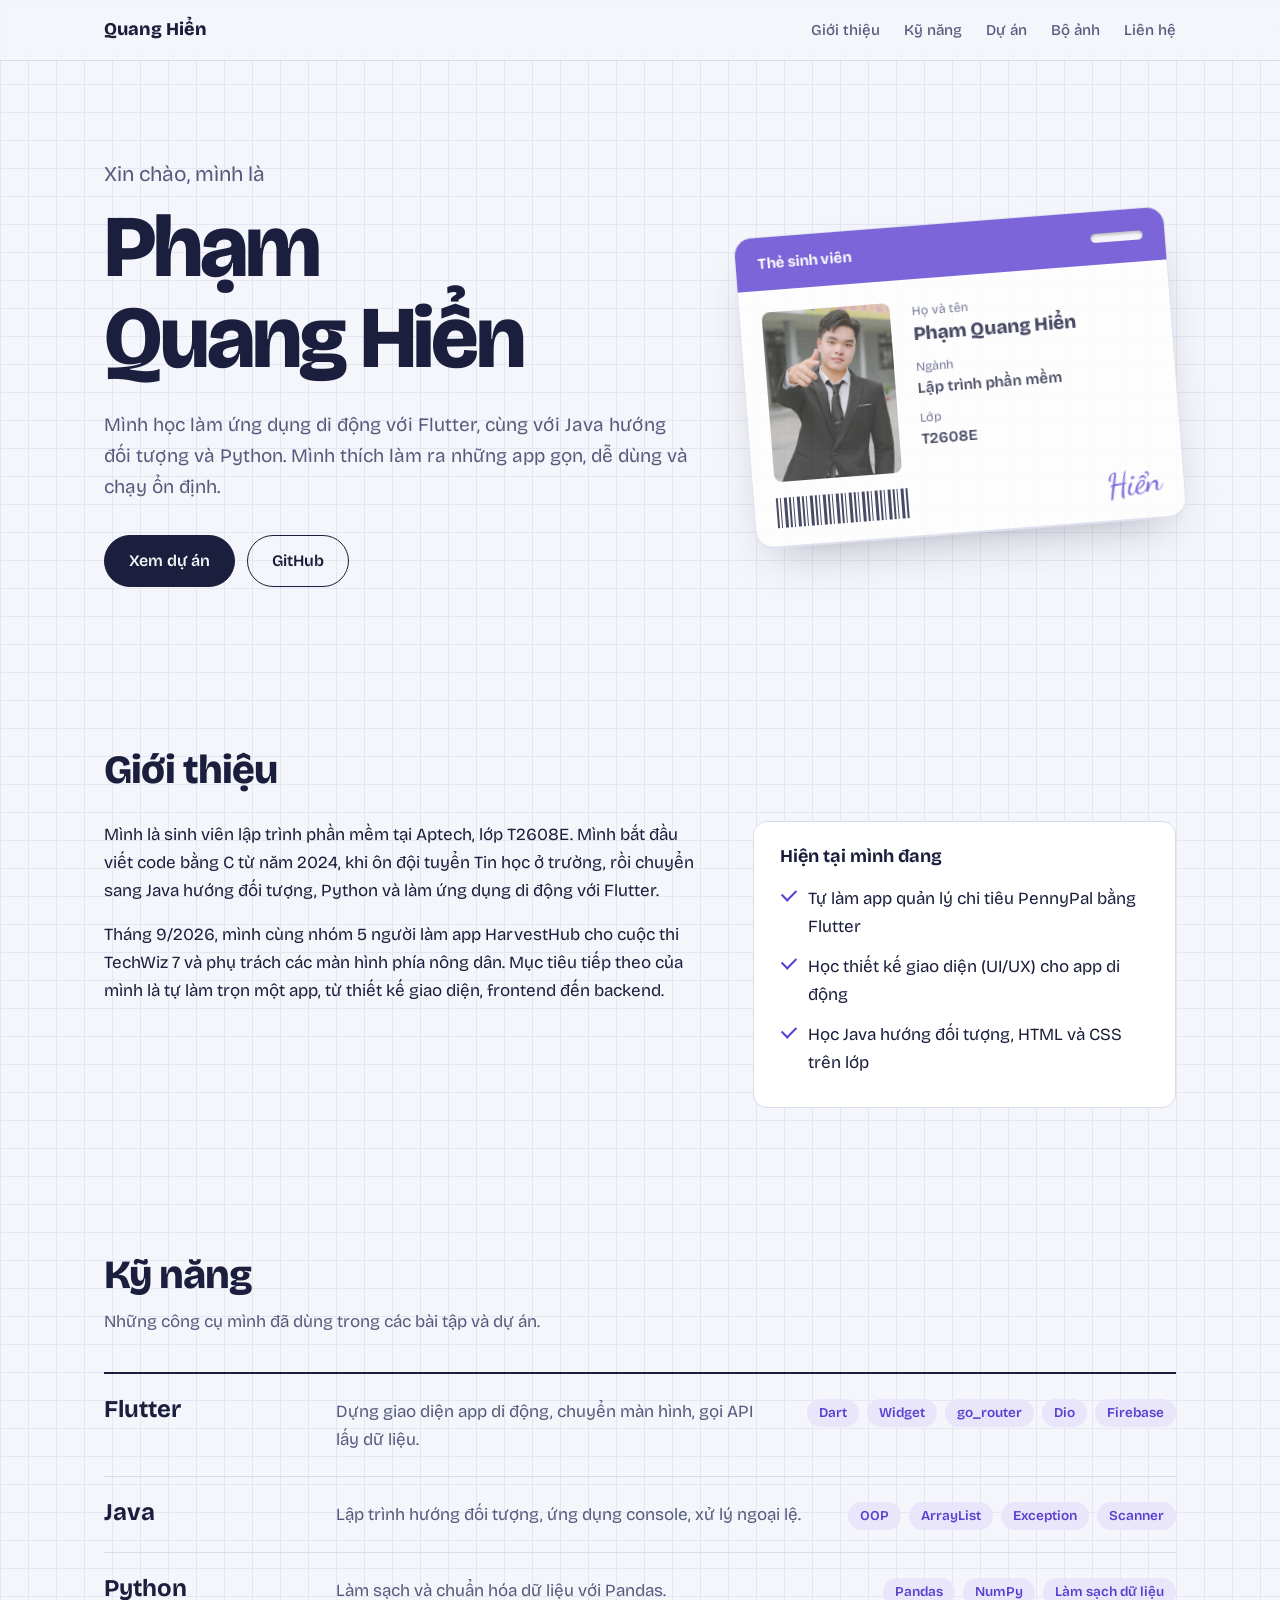
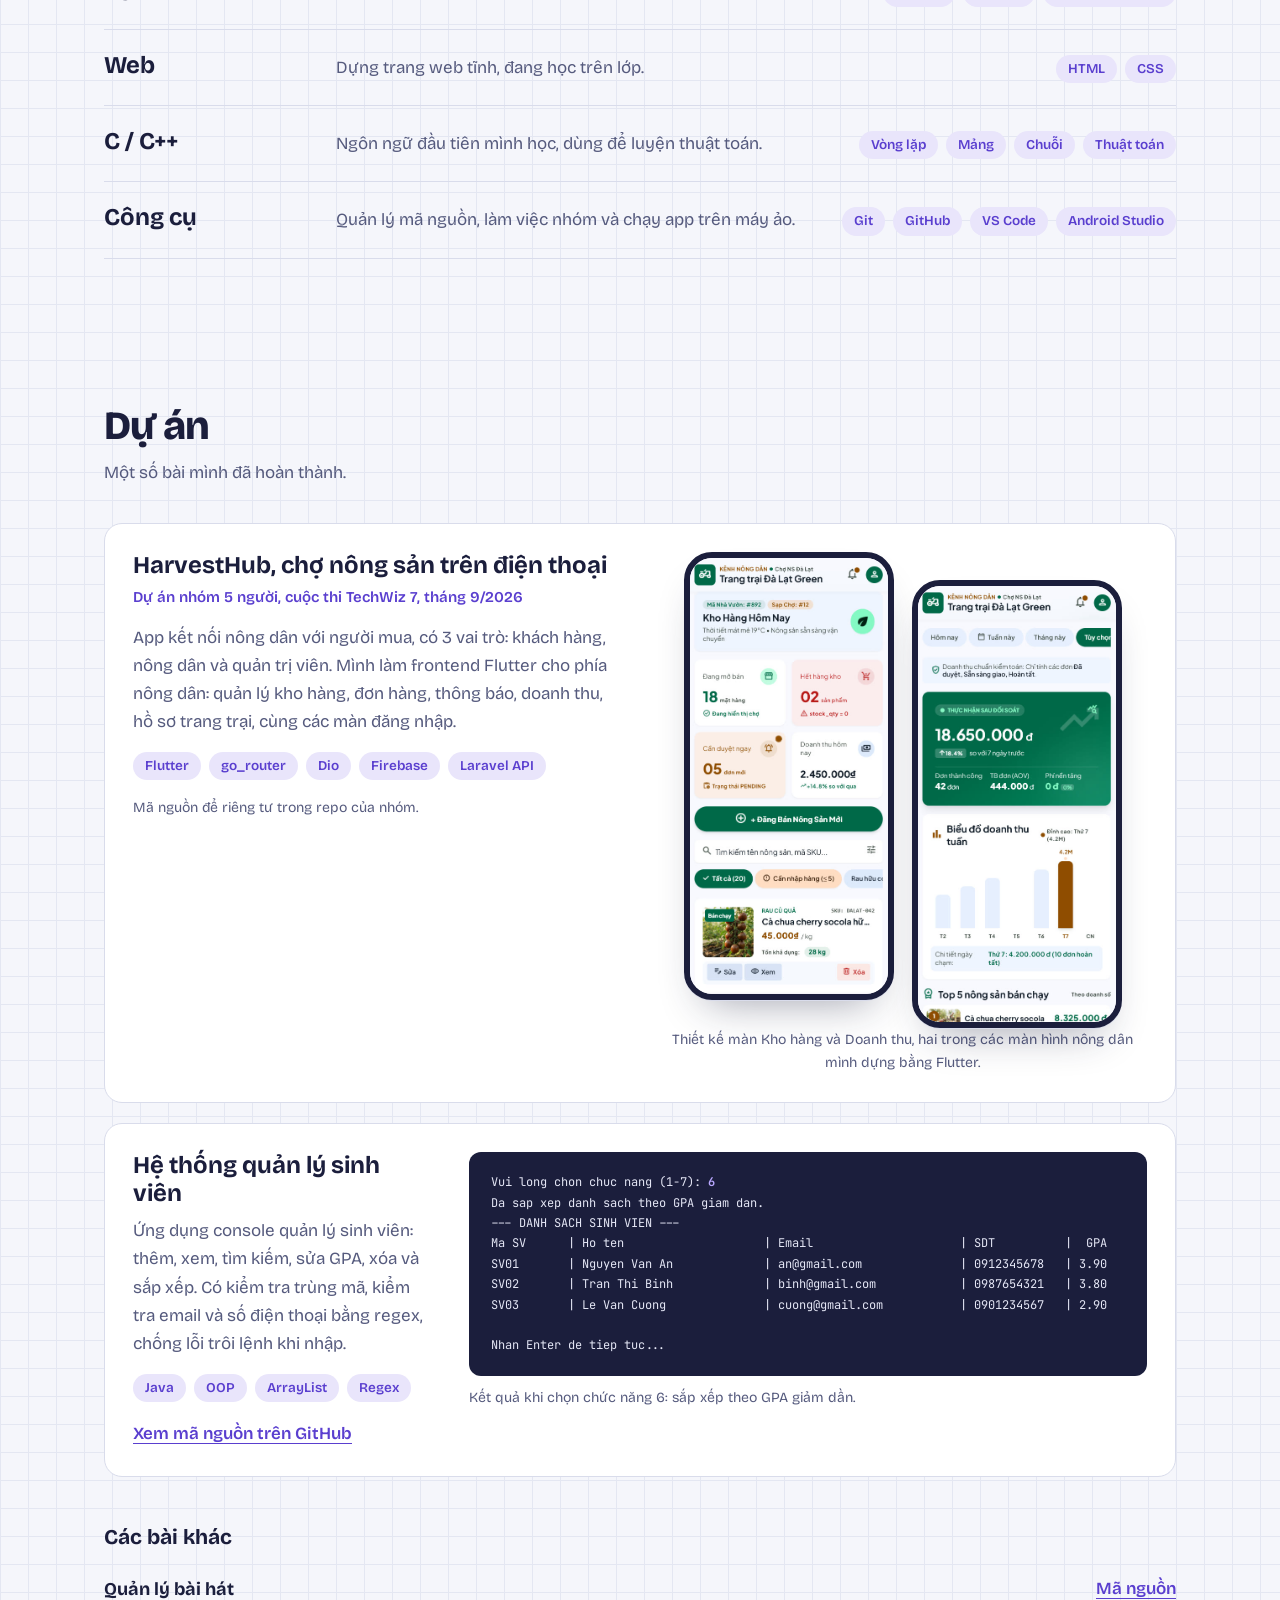
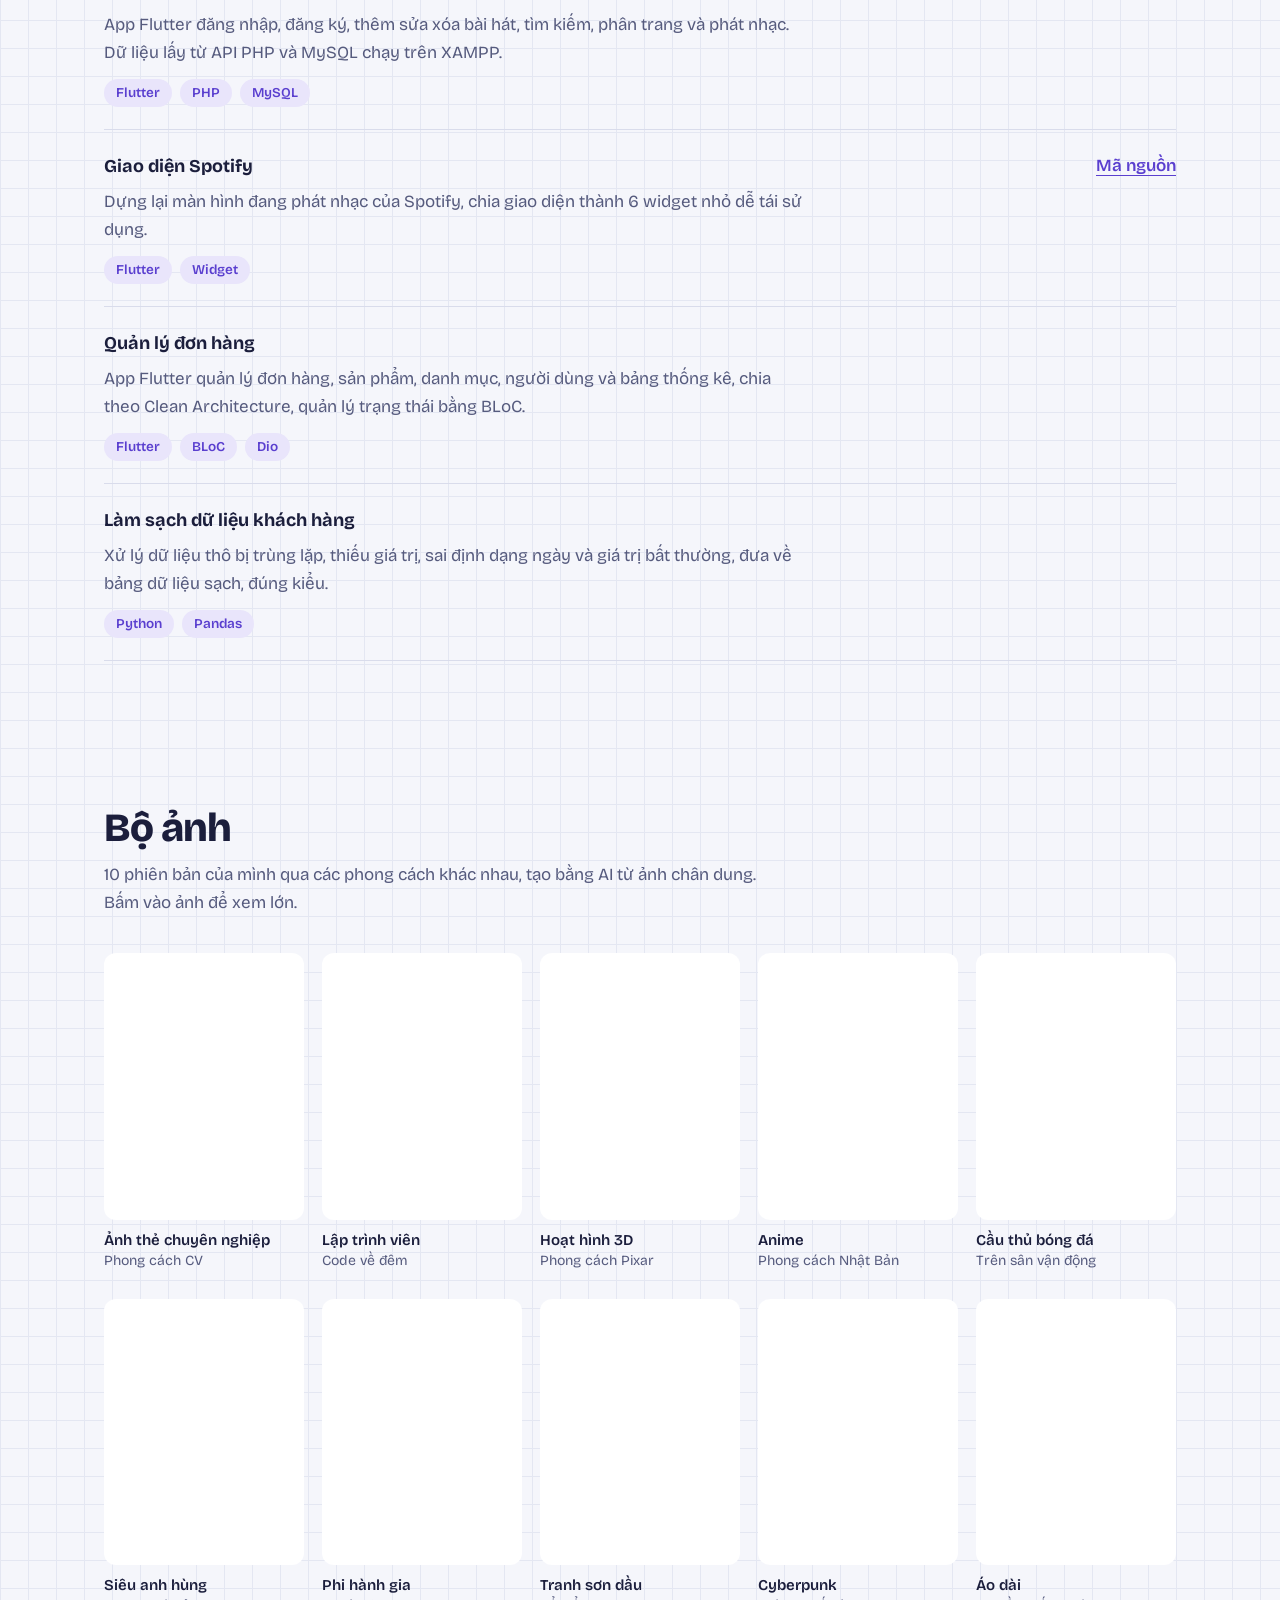
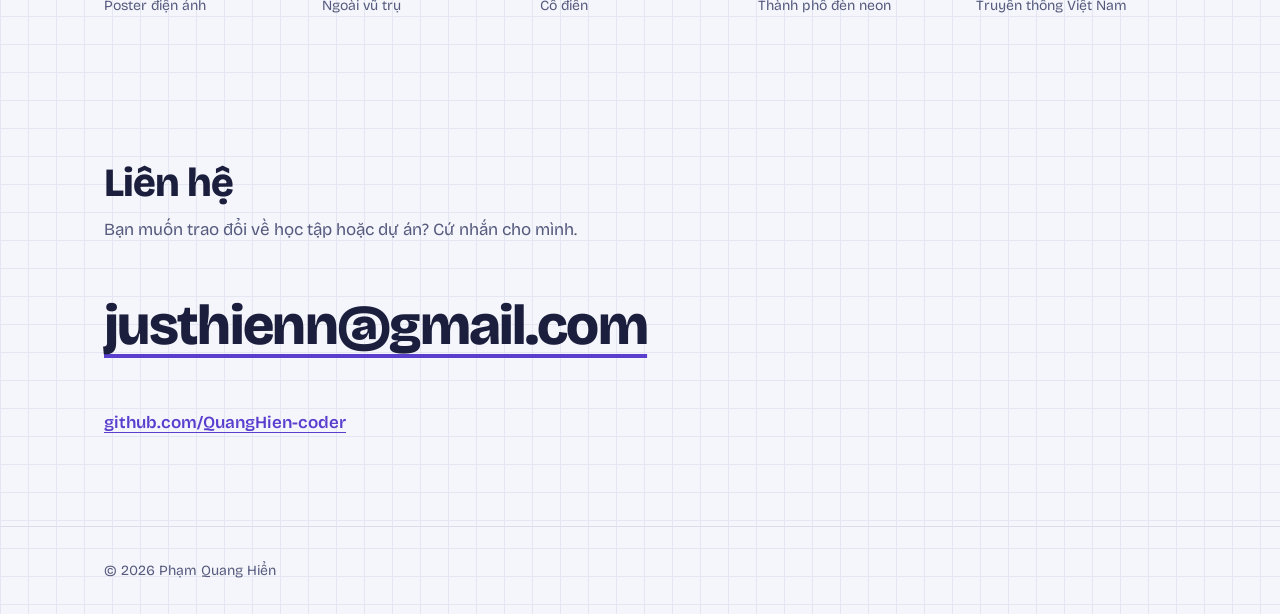
<file: index.html>
<!doctype html>
<html lang="vi">
<head>
  <meta charset="utf-8">
  <title>Phạm Quang Hiển</title>
  <!-- Vào quanghien-coder.github.io thì tự chuyển sang trang portfolio -->
  <meta http-equiv="refresh" content="0; url=portfolio/">
</head>
<body>
  <p><a href="portfolio/">Mở trang giới thiệu của Phạm Quang Hiển</a></p>
</body>
</html>
</file>
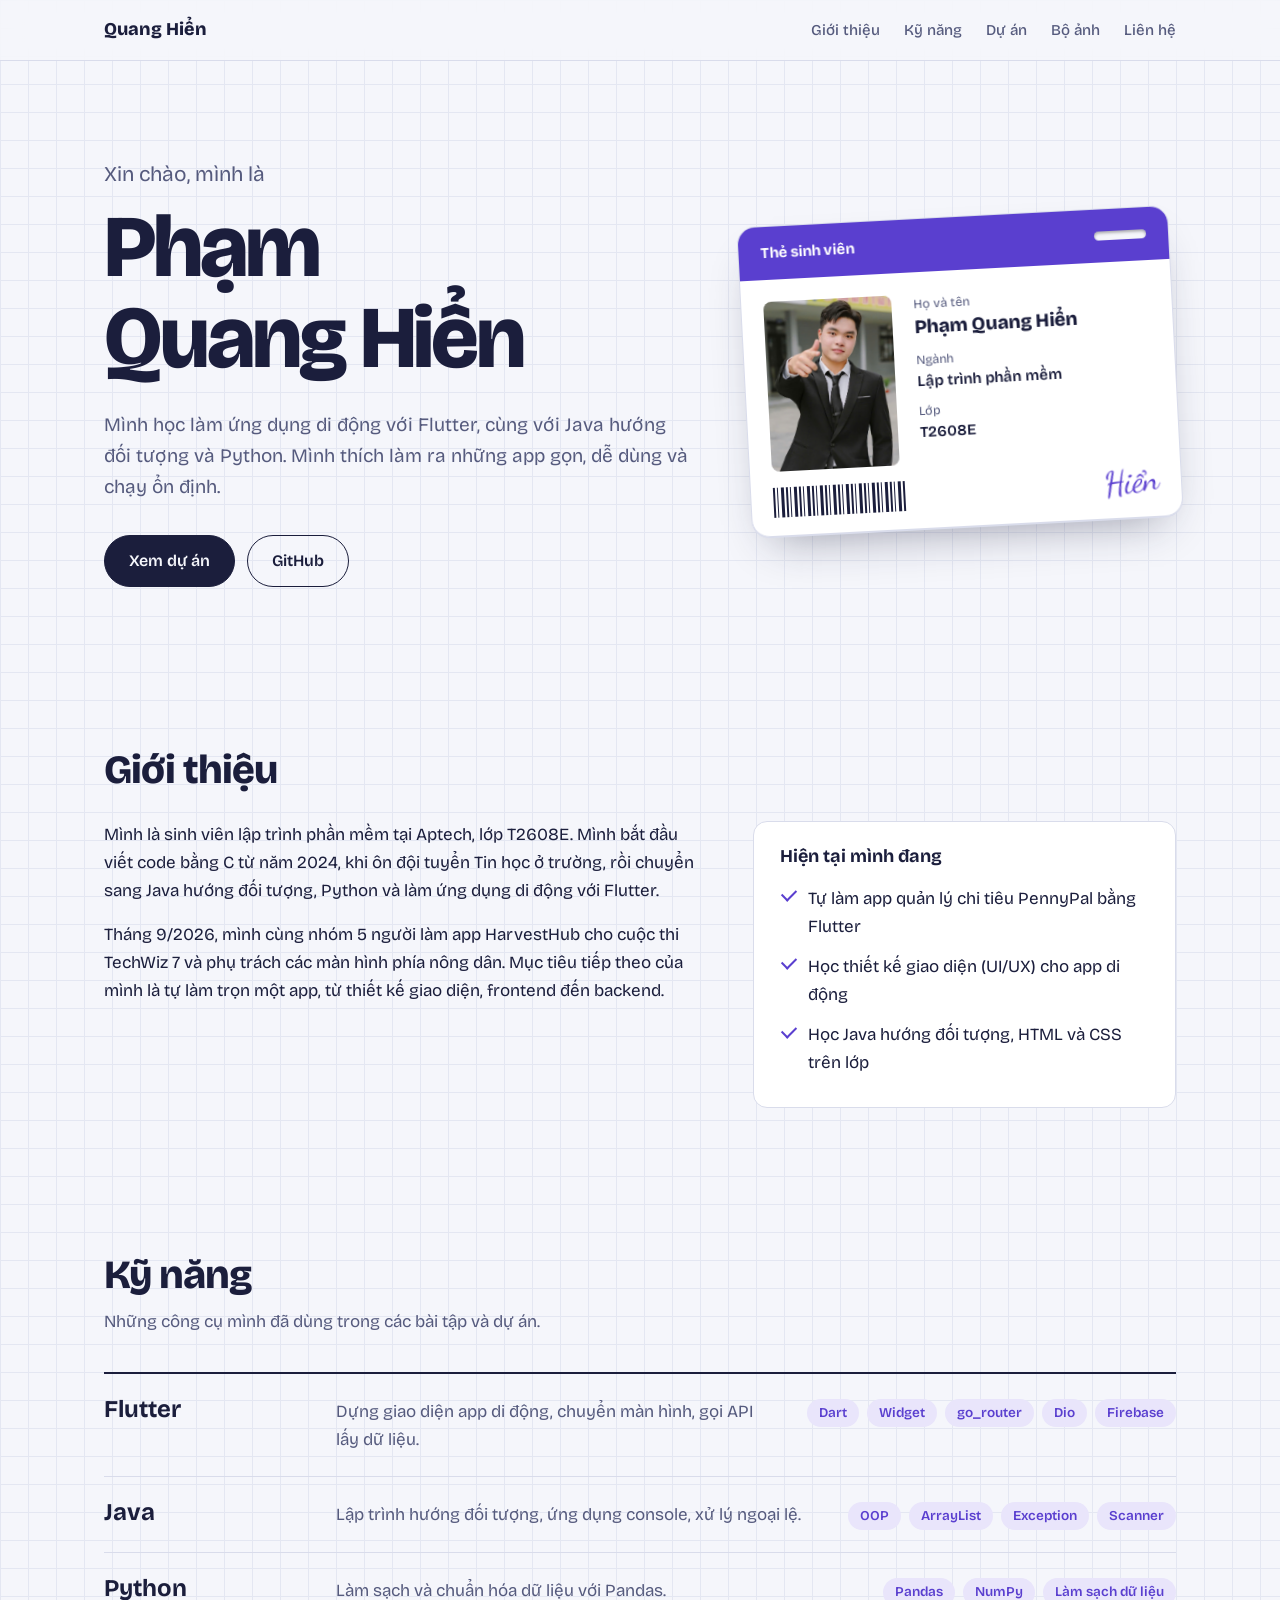
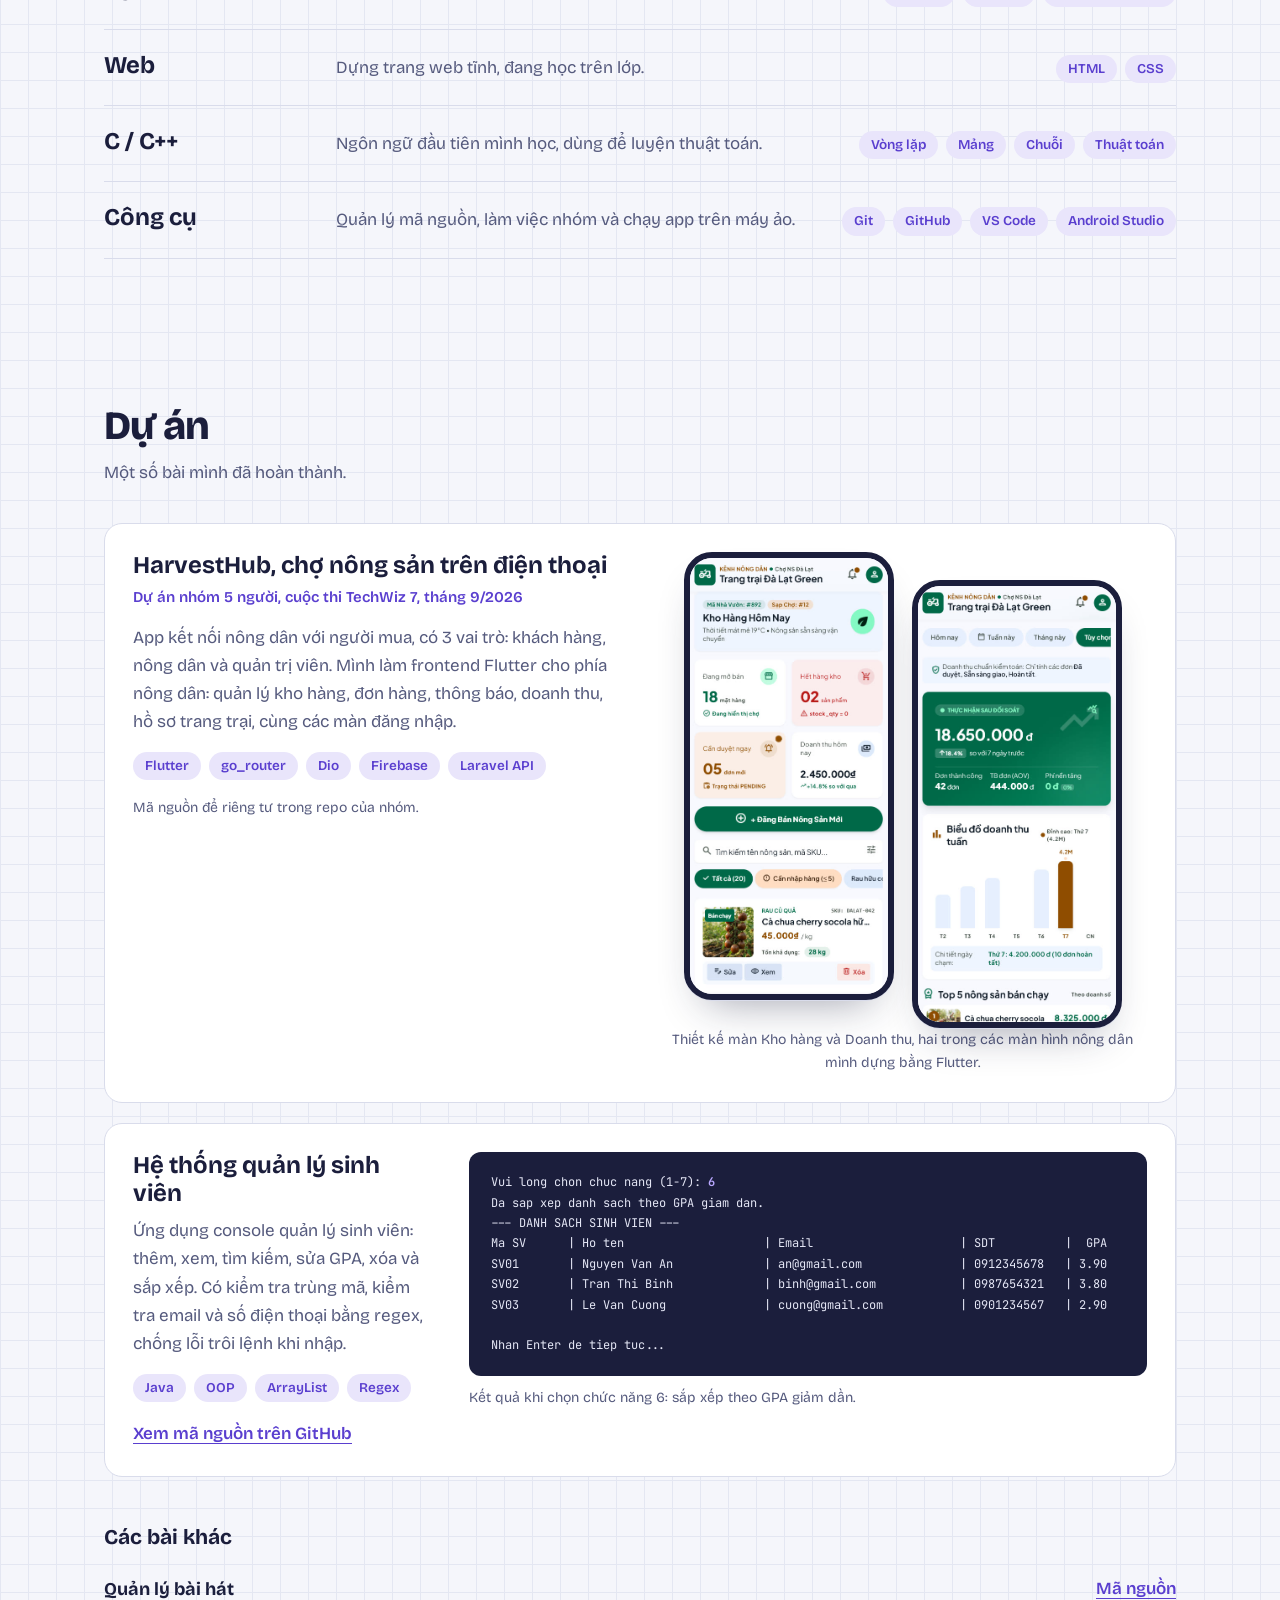
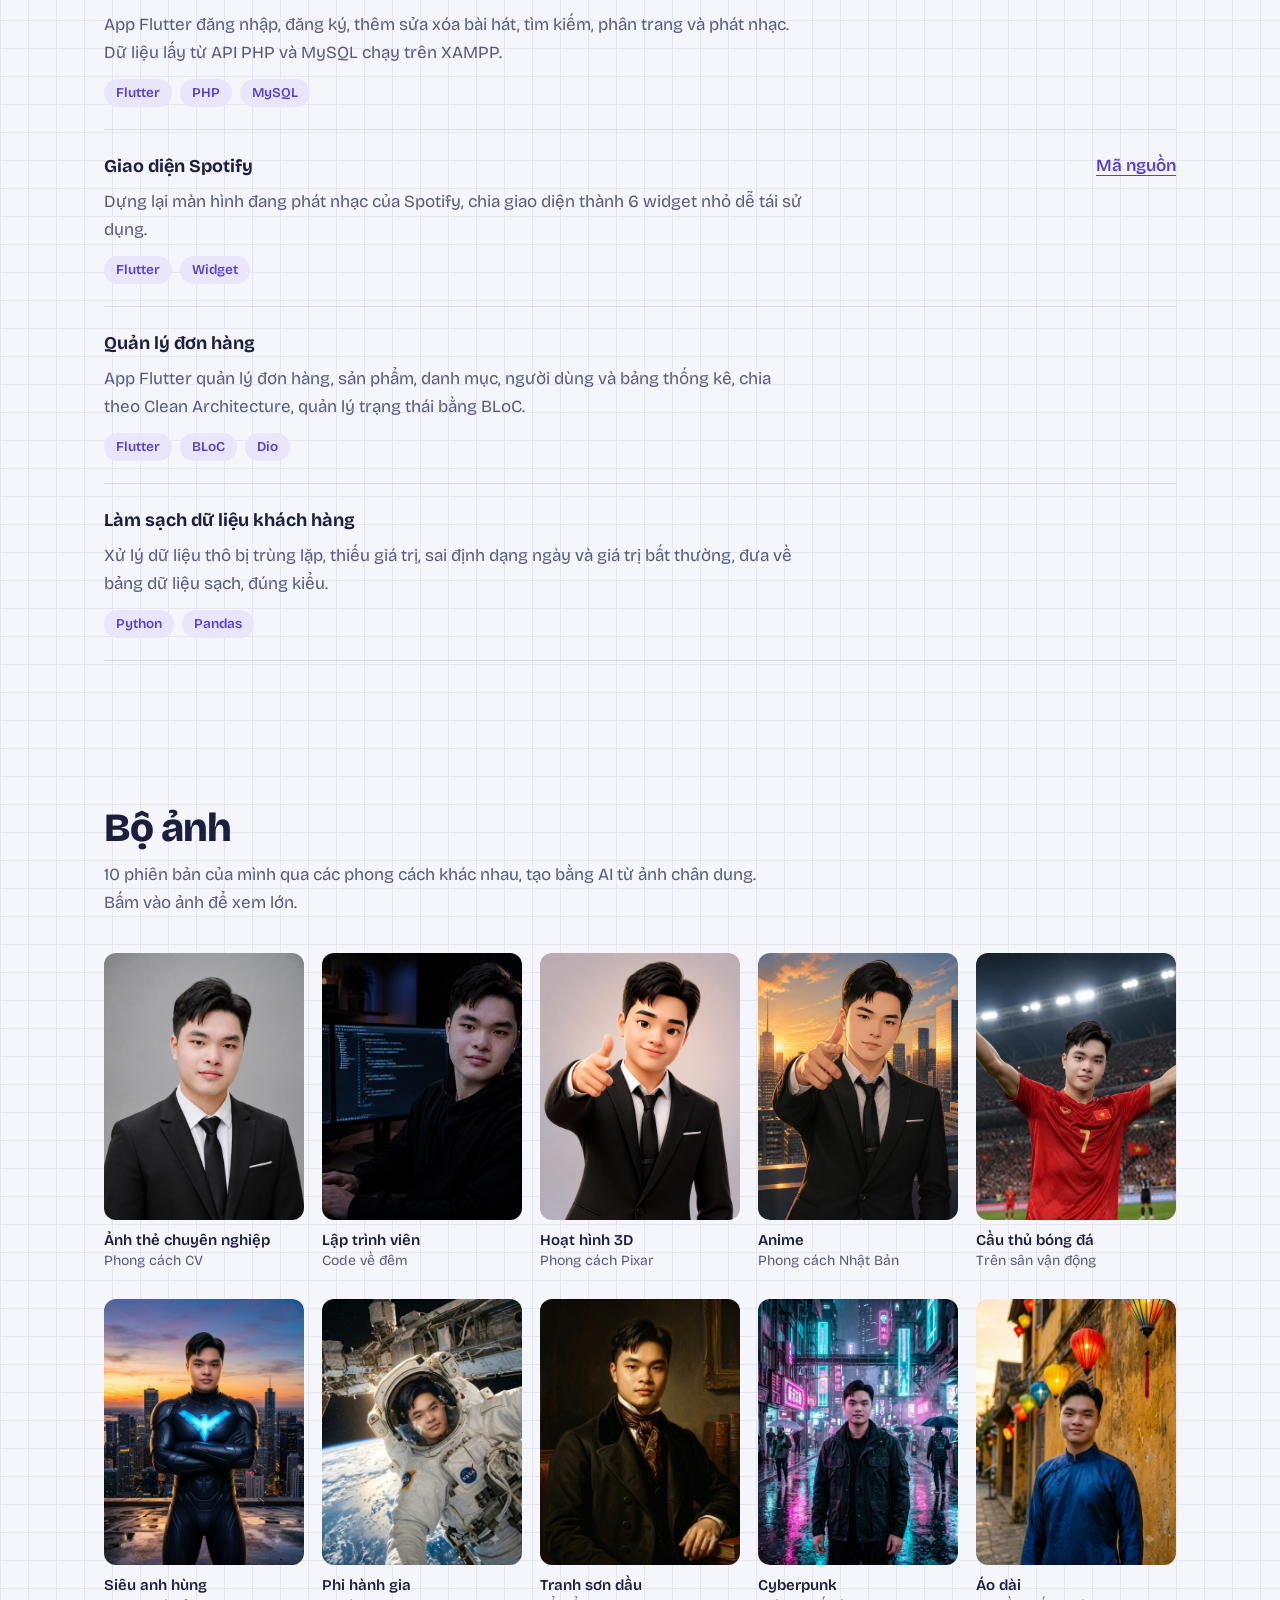
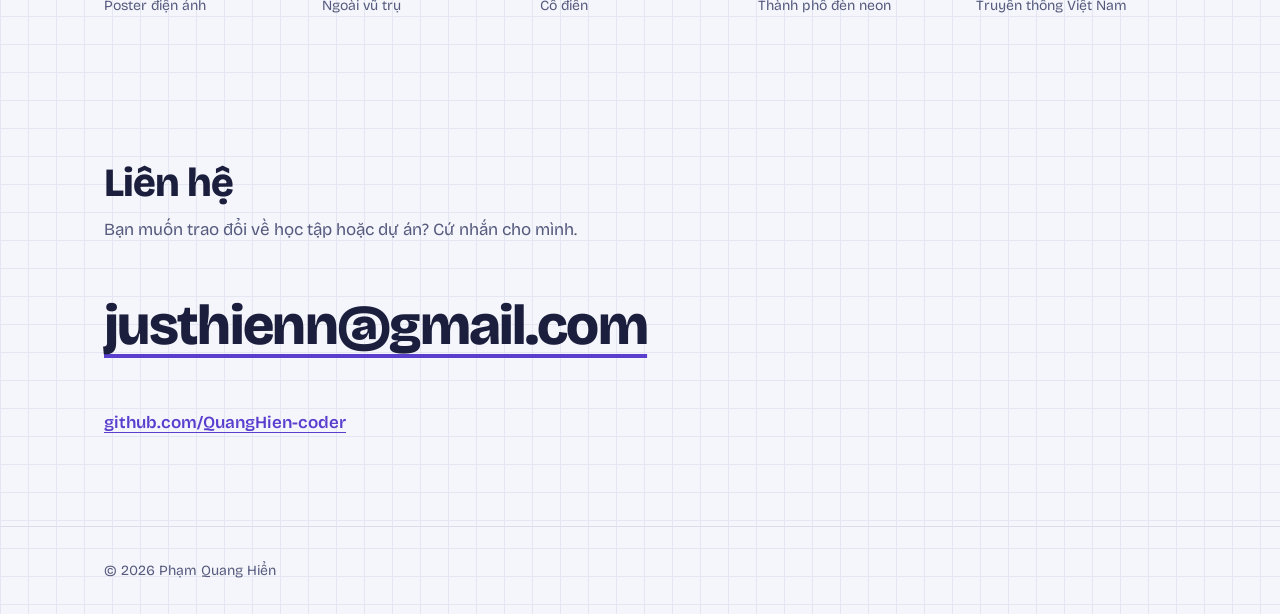
<file: portfolio/index.html>
<!doctype html>
<html lang="vi">
<head>
  <meta charset="utf-8">
  <meta name="viewport" content="width=device-width, initial-scale=1">
  <title>Phạm Quang Hiển</title>
  <meta name="description" content="Phạm Quang Hiển, sinh viên lập trình phần mềm: app di động Flutter, Java, Python và các dự án đã làm.">
  <link rel="preconnect" href="https://fonts.googleapis.com">
  <link rel="preconnect" href="https://fonts.gstatic.com" crossorigin>
  <link rel="stylesheet" href="https://fonts.googleapis.com/css2?family=Bricolage+Grotesque:opsz,wght@12..96,400..800&family=JetBrains+Mono:wght@400;600&display=swap">
  <!-- Font chữ ký: chỉ tải đúng các chữ cái của chữ "Hiển" cho nhẹ -->
  <link rel="stylesheet" href="https://fonts.googleapis.com/css2?family=Dancing+Script:wght@600&text=Hi%E1%BB%83n&display=swap">
  <link rel="stylesheet" href="css/style.css">
</head>
<body>

  <nav class="nav">
    <div class="wrap">
      <a class="brand" href="#top">Quang Hiển</a>
      <div class="links">
        <a href="#gioi-thieu">Giới thiệu</a>
        <a href="#ky-nang">Kỹ năng</a>
        <a href="#du-an">Dự án</a>
        <a href="#bo-anh">Bộ ảnh</a>
        <a href="#lien-he">Liên hệ</a>
      </div>
    </div>
  </nav>

  <main id="top">
    <!-- Phần đầu: lời chào bên trái, thẻ sinh viên bên phải -->
    <header class="hero wrap">
      <div class="hero-text">
        <p class="hello">Xin chào, mình là</p>
        <h1>Phạm Quang Hiển</h1>
        <p class="lead">Mình học làm ứng dụng di động với Flutter, cùng với Java hướng đối tượng và Python. Mình thích làm ra những app gọn, dễ dùng và chạy ổn định.</p>
        <div class="actions">
          <a class="btn btn-ink" href="#du-an">Xem dự án</a>
          <a class="btn" href="https://github.com/QuangHien-coder" target="_blank" rel="noopener">GitHub</a>
        </div>
      </div>

      <figure class="card">
        <figcaption class="card-top">Thẻ sinh viên</figcaption>
        <div class="card-body">
          <img class="card-photo" src="img/chan-dung.jpg" alt="Ảnh chân dung Phạm Quang Hiển mặc vest đen">
          <dl class="card-info">
            <dt>Họ và tên</dt>
            <dd class="card-name">Phạm Quang Hiển</dd>
            <dt>Ngành</dt>
            <dd>Lập trình phần mềm</dd>
            <dt>Lớp</dt>
            <dd>T2608E</dd>
          </dl>
        </div>
        <div class="card-foot">
          <span class="barcode" aria-hidden="true"></span>
          <span class="sign" aria-hidden="true">Hiển</span>
        </div>
      </figure>
    </header>

    <section id="gioi-thieu" class="section wrap">
      <h2>Giới thiệu</h2>
      <div class="about">
        <div class="about-text">
          <p>Mình là sinh viên lập trình phần mềm tại Aptech, lớp T2608E. Mình bắt đầu viết code bằng C từ năm 2024, khi ôn đội tuyển Tin học ở trường, rồi chuyển sang Java hướng đối tượng, Python và làm ứng dụng di động với Flutter.</p>
          <p>Tháng 9/2026, mình cùng nhóm 5 người làm app HarvestHub cho cuộc thi TechWiz 7 và phụ trách các màn hình phía nông dân. Mục tiêu tiếp theo của mình là tự làm trọn một app, từ thiết kế giao diện, frontend đến backend.</p>
        </div>
        <div class="now">
          <h3>Hiện tại mình đang</h3>
          <ul>
            <li>Tự làm app quản lý chi tiêu PennyPal bằng Flutter</li>
            <li>Học thiết kế giao diện (UI/UX) cho app di động</li>
            <li>Học Java hướng đối tượng, HTML và CSS trên lớp</li>
          </ul>
        </div>
      </div>
    </section>

    <section id="ky-nang" class="section wrap">
      <h2>Kỹ năng</h2>
      <p class="sub">Những công cụ mình đã dùng trong các bài tập và dự án.</p>
      <ul class="skills">
        <li class="skill">
          <h3>Flutter</h3>
          <p>Dựng giao diện app di động, chuyển màn hình, gọi API lấy dữ liệu.</p>
          <ul class="tags"><li>Dart</li><li>Widget</li><li>go_router</li><li>Dio</li><li>Firebase</li></ul>
        </li>
        <li class="skill">
          <h3>Java</h3>
          <p>Lập trình hướng đối tượng, ứng dụng console, xử lý ngoại lệ.</p>
          <ul class="tags"><li>OOP</li><li>ArrayList</li><li>Exception</li><li>Scanner</li></ul>
        </li>
        <li class="skill">
          <h3>Python</h3>
          <p>Làm sạch và chuẩn hóa dữ liệu với Pandas.</p>
          <ul class="tags"><li>Pandas</li><li>NumPy</li><li>Làm sạch dữ liệu</li></ul>
        </li>
        <li class="skill">
          <h3>Web</h3>
          <p>Dựng trang web tĩnh, đang học trên lớp.</p>
          <ul class="tags"><li>HTML</li><li>CSS</li></ul>
        </li>
        <li class="skill">
          <h3>C / C++</h3>
          <p>Ngôn ngữ đầu tiên mình học, dùng để luyện thuật toán.</p>
          <ul class="tags"><li>Vòng lặp</li><li>Mảng</li><li>Chuỗi</li><li>Thuật toán</li></ul>
        </li>
        <li class="skill">
          <h3>Công cụ</h3>
          <p>Quản lý mã nguồn, làm việc nhóm và chạy app trên máy ảo.</p>
          <ul class="tags"><li>Git</li><li>GitHub</li><li>VS Code</li><li>Android Studio</li></ul>
        </li>
      </ul>
    </section>

    <section id="du-an" class="section wrap">
      <h2>Dự án</h2>
      <p class="sub">Một số bài mình đã hoàn thành.</p>

      <article class="project project-main project-app">
        <div class="project-text">
          <h3>HarvestHub, chợ nông sản trên điện thoại</h3>
          <p class="project-meta">Dự án nhóm 5 người, cuộc thi TechWiz 7, tháng 9/2026</p>
          <p>App kết nối nông dân với người mua, có 3 vai trò: khách hàng, nông dân và quản trị viên. Mình làm frontend Flutter cho phía nông dân: quản lý kho hàng, đơn hàng, thông báo, doanh thu, hồ sơ trang trại, cùng các màn đăng nhập.</p>
          <ul class="tags"><li>Flutter</li><li>go_router</li><li>Dio</li><li>Firebase</li><li>Laravel API</li></ul>
          <p class="project-note">Mã nguồn để riêng tư trong repo của nhóm.</p>
        </div>
        <figure class="phones">
          <div class="phone-row">
            <img src="img/harvesthub-kho-hang.jpg" alt="Thiết kế màn hình Kho hàng của nông dân trong HarvestHub" loading="lazy">
            <img src="img/harvesthub-doanh-thu.jpg" alt="Thiết kế màn hình Doanh thu của nông dân trong HarvestHub" loading="lazy">
          </div>
          <figcaption>Thiết kế màn Kho hàng và Doanh thu, hai trong các màn hình nông dân mình dựng bằng Flutter.</figcaption>
        </figure>
      </article>

      <article class="project project-main">
        <div class="project-text">
          <h3>Hệ thống quản lý sinh viên</h3>
          <p>Ứng dụng console quản lý sinh viên: thêm, xem, tìm kiếm, sửa GPA, xóa và sắp xếp. Có kiểm tra trùng mã, kiểm tra email và số điện thoại bằng regex, chống lỗi trôi lệnh khi nhập.</p>
          <ul class="tags"><li>Java</li><li>OOP</li><li>ArrayList</li><li>Regex</li></ul>
          <a class="text-link" href="https://github.com/QuangHien-coder/assignment" target="_blank" rel="noopener">Xem mã nguồn trên GitHub</a>
        </div>
        <!-- Đúng chữ chương trình in ra khi chọn chức năng 6 -->
        <figure class="console">
<pre>Vui long chon chuc nang (1-7): <span class="typed">6</span>
Da sap xep danh sach theo GPA giam dan.
--- DANH SACH SINH VIEN ---
Ma SV      | Ho ten                    | Email                     | SDT          |  GPA
SV01       | Nguyen Van An             | an@gmail.com              | 0912345678   | 3.90
SV02       | Tran Thi Binh             | binh@gmail.com            | 0987654321   | 3.80
SV03       | Le Van Cuong              | cuong@gmail.com           | 0901234567   | 2.90

Nhan Enter de tiep tuc...</pre>
          <figcaption>Kết quả khi chọn chức năng 6: sắp xếp theo GPA giảm dần.</figcaption>
        </figure>
      </article>

      <h3 class="others-title">Các bài khác</h3>
      <ul class="others">
        <li class="other">
          <div>
            <h4>Quản lý bài hát</h4>
            <p>App Flutter đăng nhập, đăng ký, thêm sửa xóa bài hát, tìm kiếm, phân trang và phát nhạc. Dữ liệu lấy từ API PHP và MySQL chạy trên XAMPP.</p>
            <ul class="tags"><li>Flutter</li><li>PHP</li><li>MySQL</li></ul>
          </div>
          <a class="text-link" href="https://github.com/QuangHien-coder/quan_ly_bai_hat" target="_blank" rel="noopener">Mã nguồn</a>
        </li>
        <li class="other">
          <div>
            <h4>Giao diện Spotify</h4>
            <p>Dựng lại màn hình đang phát nhạc của Spotify, chia giao diện thành 6 widget nhỏ dễ tái sử dụng.</p>
            <ul class="tags"><li>Flutter</li><li>Widget</li></ul>
          </div>
          <a class="text-link" href="https://github.com/QuangHien-coder/spotify-ui-clone-flutter" target="_blank" rel="noopener">Mã nguồn</a>
        </li>
        <li class="other">
          <div>
            <h4>Quản lý đơn hàng</h4>
            <p>App Flutter quản lý đơn hàng, sản phẩm, danh mục, người dùng và bảng thống kê, chia theo Clean Architecture, quản lý trạng thái bằng BLoC.</p>
            <ul class="tags"><li>Flutter</li><li>BLoC</li><li>Dio</li></ul>
          </div>
        </li>
        <li class="other">
          <div>
            <h4>Làm sạch dữ liệu khách hàng</h4>
            <p>Xử lý dữ liệu thô bị trùng lặp, thiếu giá trị, sai định dạng ngày và giá trị bất thường, đưa về bảng dữ liệu sạch, đúng kiểu.</p>
            <ul class="tags"><li>Python</li><li>Pandas</li></ul>
          </div>
        </li>
      </ul>
    </section>

    <section id="bo-anh" class="section wrap">
      <h2>Bộ ảnh</h2>
      <p class="sub">10 phiên bản của mình qua các phong cách khác nhau, tạo bằng AI từ ảnh chân dung. Bấm vào ảnh để xem lớn.</p>
      <ul class="gallery">
        <li><figure><button class="shot" type="button"><img src="img/01-anh-the.jpg" alt="Ảnh thẻ chuyên nghiệp" loading="lazy"></button><figcaption>Ảnh thẻ chuyên nghiệp<span>Phong cách CV</span></figcaption></figure></li>
        <li><figure><button class="shot" type="button"><img src="img/02-lap-trinh-vien.jpg" alt="Lập trình viên code về đêm" loading="lazy"></button><figcaption>Lập trình viên<span>Code về đêm</span></figcaption></figure></li>
        <li><figure><button class="shot" type="button"><img src="img/03-pixar.jpg" alt="Nhân vật hoạt hình 3D phong cách Pixar" loading="lazy"></button><figcaption>Hoạt hình 3D<span>Phong cách Pixar</span></figcaption></figure></li>
        <li><figure><button class="shot" type="button"><img src="img/04-anime.jpg" alt="Nhân vật anime phong cách Nhật Bản" loading="lazy"></button><figcaption>Anime<span>Phong cách Nhật Bản</span></figcaption></figure></li>
        <li><figure><button class="shot" type="button"><img src="img/05-cau-thu.jpg" alt="Cầu thủ bóng đá trên sân vận động" loading="lazy"></button><figcaption>Cầu thủ bóng đá<span>Trên sân vận động</span></figcaption></figure></li>
        <li><figure><button class="shot" type="button"><img src="img/06-sieu-anh-hung.jpg" alt="Siêu anh hùng kiểu poster điện ảnh" loading="lazy"></button><figcaption>Siêu anh hùng<span>Poster điện ảnh</span></figcaption></figure></li>
        <li><figure><button class="shot" type="button"><img src="img/07-phi-hanh-gia.jpg" alt="Phi hành gia ngoài vũ trụ" loading="lazy"></button><figcaption>Phi hành gia<span>Ngoài vũ trụ</span></figcaption></figure></li>
        <li><figure><button class="shot" type="button"><img src="img/08-son-dau.jpg" alt="Chân dung tranh sơn dầu cổ điển" loading="lazy"></button><figcaption>Tranh sơn dầu<span>Cổ điển</span></figcaption></figure></li>
        <li><figure><button class="shot" type="button"><img src="img/09-cyberpunk.jpg" alt="Thành phố đèn neon phong cách cyberpunk" loading="lazy"></button><figcaption>Cyberpunk<span>Thành phố đèn neon</span></figcaption></figure></li>
        <li><figure><button class="shot" type="button"><img src="img/10-ao-dai.jpg" alt="Mặc áo dài truyền thống Việt Nam" loading="lazy"></button><figcaption>Áo dài<span>Truyền thống Việt Nam</span></figcaption></figure></li>
      </ul>
    </section>

    <section id="lien-he" class="section wrap">
      <h2>Liên hệ</h2>
      <p class="sub">Bạn muốn trao đổi về học tập hoặc dự án? Cứ nhắn cho mình.</p>
      <a class="mail" href="mailto:justhienn@gmail.com">justhienn@gmail.com</a>
      <p><a class="text-link" href="https://github.com/QuangHien-coder" target="_blank" rel="noopener">github.com/QuangHien-coder</a></p>
    </section>
  </main>

  <footer class="footer">
    <div class="wrap">© 2026 Phạm Quang Hiển</div>
  </footer>

  <!-- Khung xem ảnh lớn: dùng thẻ <dialog> có sẵn của trình duyệt -->
  <dialog id="viewer" class="viewer">
    <form method="dialog"><button class="viewer-close">Đóng</button></form>
    <img id="viewer-img" alt="">
    <p id="viewer-caption" class="viewer-caption"></p>
  </dialog>

  <script src="js/main.js"></script>
</body>
</html>
</file>
<file: portfolio/css/style.css>
/* ============================================================
   Ý tưởng: trang sổ tay của một sinh viên lập trình.
   Nền giấy kẻ ô, chữ màu mực, điểm nhấn màu mực tím.
   Điểm nổi bật duy nhất: tấm thẻ sinh viên ở phần đầu.
   ============================================================ */

/* ---------- Bảng màu và font (đổi ở đây là đổi cả trang) ---------- */
:root {
  --paper: #f5f6fb;        /* giấy */
  --grid: #e4e7f2;         /* đường kẻ ô */
  --ink: #1b1e3c;          /* mực đen xanh: chữ chính */
  --ink-soft: #565b7e;     /* chữ phụ */
  --violet: #5a3fcf;       /* mực tím: điểm nhấn */
  --violet-soft: #e9e5fb;  /* nền nhạt của nhãn */
  --band: #5a3fcf;         /* dải màu trên thẻ sinh viên, giữ nguyên ở giao diện tối */
  --surface: #ffffff;      /* nền thẻ, khung */
  --line: #d9dceb;         /* đường viền */
  --console: #1b1e3c;      /* nền cửa sổ console */
  --console-text: #e4e6f5;
  --console-typed: #b9a8ff;
  --shadow: 0 1px 0 var(--line), 0 22px 44px -22px rgb(27 30 60 / 0.45);

  --font: "Bricolage Grotesque", system-ui, sans-serif;
  --font-code: "JetBrains Mono", Consolas, monospace;
  --font-sign: "Dancing Script", cursive;
  color-scheme: light;
}

/* Giao diện tối: tự bật theo cài đặt của máy */
@media (prefers-color-scheme: dark) {
  :root:not([data-theme="light"]) {
    --paper: #13152b; --grid: #1d2040; --ink: #e7e8f6; --ink-soft: #a3a7c9;
    --violet: #ae9bff; --violet-soft: #2a2752; --surface: #1c1f3a; --line: #2e3257;
    --console: #0e1024; --shadow: 0 1px 0 var(--line), 0 22px 44px -22px rgb(0 0 0 / 0.7);
    color-scheme: dark;
  }
}
:root[data-theme="dark"] {
  --paper: #13152b; --grid: #1d2040; --ink: #e7e8f6; --ink-soft: #a3a7c9;
  --violet: #ae9bff; --violet-soft: #2a2752; --surface: #1c1f3a; --line: #2e3257;
  --console: #0e1024; --shadow: 0 1px 0 var(--line), 0 22px 44px -22px rgb(0 0 0 / 0.7);
  color-scheme: dark;
}

/* ---------- Nền và chữ chung ---------- */
* { box-sizing: border-box; }
html { scroll-behavior: smooth; scroll-padding-top: 72px; }

body {
  margin: 0;
  color: var(--ink);
  font-family: var(--font);
  font-size: 17px;
  line-height: 1.65;
  /* Giấy kẻ ô: 2 lớp vạch kẻ ngang và dọc, mỗi ô 28px */
  background-color: var(--paper);
  background-image:
    linear-gradient(var(--grid) 1px, transparent 1px),
    linear-gradient(90deg, var(--grid) 1px, transparent 1px);
  background-size: 28px 28px;
}

img { display: block; max-width: 100%; }
a { color: var(--violet); }
code { font-family: var(--font-code); font-size: 0.88em; }
h1, h2, h3 { margin: 0; line-height: 1.15; }

a:focus-visible,
button:focus-visible {
  outline: 2px solid var(--violet);
  outline-offset: 3px;
  border-radius: 6px;
}

.wrap {
  max-width: 1120px;
  margin-inline: auto;
  padding-inline: 24px;
}

/* ---------- Thanh điều hướng ---------- */
.nav {
  position: sticky;
  top: 0;
  z-index: 10;
  background: color-mix(in srgb, var(--paper) 86%, transparent);
  backdrop-filter: blur(10px);
  border-bottom: 1px solid var(--line);
}
.nav .wrap {
  display: flex;
  align-items: center;
  justify-content: space-between;
  gap: 24px;
  height: 60px;
}
.brand {
  font-weight: 800;
  font-size: 18px;
  color: var(--ink);
  text-decoration: none;
}
.links { display: flex; gap: 24px; }
.links a {
  color: var(--ink-soft);
  font-size: 15px;
  font-weight: 500;
  text-decoration: none;
}
.links a:hover { color: var(--violet); }

/* ---------- Phần đầu ---------- */
.hero {
  display: grid;
  grid-template-columns: 1.15fr 0.85fr;
  gap: 56px;
  align-items: center;
  padding-block: 96px 88px;
}
.hero > * { min-width: 0; }

.hello {
  margin: 0 0 10px;
  font-size: 21px;
  color: var(--ink-soft);
}
h1 {
  font-size: clamp(48px, 7.4vw, 88px);
  font-weight: 800;
  line-height: 1.04;
  letter-spacing: -0.035em;
  text-wrap: balance;
}
.lead {
  max-width: 34em;
  margin: 24px 0 32px;
  font-size: 19px;
  color: var(--ink-soft);
}
.actions { display: flex; flex-wrap: wrap; gap: 12px; }

.btn {
  display: inline-flex;
  align-items: center;
  padding: 12px 24px;
  border: 1.5px solid var(--ink);
  border-radius: 999px;
  color: var(--ink);
  font-weight: 600;
  font-size: 16px;
  text-decoration: none;
  transition: background-color 0.2s, border-color 0.2s, color 0.2s;
}
.btn:hover { background: var(--violet-soft); }
.btn-ink { background: var(--ink); color: var(--paper); }
.btn-ink:hover { background: var(--violet); border-color: var(--violet); color: #fff; }

/* ---------- Thẻ sinh viên ---------- */
.card {
  position: relative;
  width: 100%;
  max-width: 460px;
  margin: 0 0 0 auto;
  background: var(--surface);
  border: 1px solid var(--line);
  border-radius: 18px;
  box-shadow: var(--shadow);
  overflow: hidden;
  transform: rotate(-3deg);
  animation: card-in 0.8s cubic-bezier(0.2, 0.8, 0.2, 1) 0.15s both;
}
/* Hiệu ứng duy nhất của trang: thẻ được đặt xuống giấy khi vừa mở trang */
@keyframes card-in {
  from { opacity: 0; transform: translateY(28px) rotate(-10deg); }
}

.card-top {
  position: relative;
  padding: 14px 22px;
  background: var(--band);
  color: #fff;
  font-weight: 700;
  font-size: 15px;
}
/* Khe đeo dây của thẻ */
.card-top::after {
  content: "";
  position: absolute;
  top: 50%;
  right: 22px;
  width: 52px;
  height: 9px;
  margin-top: -4.5px;
  border-radius: 999px;
  background: var(--paper);
  box-shadow: inset 0 2px 3px rgb(0 0 0 / 0.3);
}

.card-body {
  display: grid;
  grid-template-columns: 128px 1fr;
  gap: 22px;
  padding: 22px 22px 8px;
}
.card-photo {
  width: 128px;
  aspect-ratio: 3 / 4;
  object-fit: cover;
  object-position: center 18%;
  border-radius: 8px;
}
.card-info { margin: 0; min-width: 0; }
.card-info dt {
  font-size: 12.5px;
  color: var(--ink-soft);
}
.card-info dd {
  margin: 0 0 10px;
  font-weight: 600;
  font-size: 15px;
  line-height: 1.35;
}
.card-info .card-name { font-size: 19px; font-weight: 800; }

.card-foot {
  display: flex;
  align-items: flex-end;
  justify-content: space-between;
  padding: 4px 22px 18px;
}
/* Mã vạch vẽ bằng các vạch gradient lặp lại */
.barcode {
  width: 132px;
  height: 30px;
  background: repeating-linear-gradient(90deg,
    var(--ink) 0 2px, transparent 2px 4px,
    var(--ink) 4px 5px, transparent 5px 8px,
    var(--ink) 8px 11px, transparent 11px 13px);
}
.sign {
  font-family: var(--font-sign);
  font-size: 34px;
  line-height: 1;
  color: var(--violet);
  transform: rotate(-6deg);
}

/* ---------- Các mục ---------- */
.section { padding-block: 72px; }
h2 {
  font-size: 40px;
  font-weight: 800;
  letter-spacing: -0.025em;
  margin-bottom: 10px;
}
.sub {
  max-width: 60ch;
  margin: 0 0 36px;
  color: var(--ink-soft);
}
#gioi-thieu h2 { margin-bottom: 28px; }

/* Giới thiệu */
.about {
  display: grid;
  grid-template-columns: 1.4fr 1fr;
  gap: 56px;
  align-items: start;
}
.about > * { min-width: 0; }
.about-text p { max-width: 62ch; margin: 0 0 16px; }

.now {
  padding: 24px 26px;
  background: var(--surface);
  border: 1px solid var(--line);
  border-radius: 14px;
}
.now h3 { font-size: 18px; margin-bottom: 12px; }
.now ul { margin: 0; padding: 0; list-style: none; }
.now li {
  position: relative;
  padding: 6px 0 6px 28px;
}
/* Dấu tích màu mực tím trước mỗi dòng */
.now li::before {
  content: "";
  position: absolute;
  left: 2px;
  top: 0.62em;
  width: 12px;
  height: 7px;
  border-left: 2.5px solid var(--violet);
  border-bottom: 2.5px solid var(--violet);
  transform: rotate(-45deg);
}

/* Kỹ năng: mỗi kỹ năng là một dòng kẻ như trong vở */
.skills {
  margin: 0;
  padding: 0;
  list-style: none;
  border-top: 2px solid var(--ink);
}
.skill {
  display: grid;
  grid-template-columns: 200px 1fr auto;
  gap: 8px 32px;
  align-items: baseline;
  padding: 22px 0;
  border-bottom: 1px solid var(--line);
}
.skill h3 { font-size: 24px; font-weight: 700; }
.skill p { margin: 0; color: var(--ink-soft); }

.tags {
  display: flex;
  flex-wrap: wrap;
  gap: 8px;
  margin: 0;
  padding: 0;
  list-style: none;
}
.tags li {
  padding: 3px 12px;
  border-radius: 999px;
  background: var(--violet-soft);
  color: var(--violet);
  font-size: 13.5px;
  font-weight: 600;
}

/* Dự án */
.project {
  padding: 28px;
  background: var(--surface);
  border: 1px solid var(--line);
  border-radius: 18px;
}
.project + .project { margin-top: 20px; }
.project h3 { font-size: 24px; font-weight: 700; margin-bottom: 10px; }
.project p { margin: 0 0 16px; color: var(--ink-soft); max-width: 62ch; }

.project-main {
  display: grid;
  grid-template-columns: 300px 1fr;
  gap: 36px;
  align-items: start;
}
.project-main > * { min-width: 0; }
.text-link {
  display: inline-block;
  margin-top: 18px;
  font-weight: 600;
  text-underline-offset: 4px;
}

/* HarvestHub: chữ bên trái, 2 màn hình điện thoại bên phải */
.project-app { grid-template-columns: 1fr 1fr; }
.project .project-meta { margin: -4px 0 14px; font-size: 15px; font-weight: 600; color: var(--violet); }
.project p.project-note { margin: 16px 0 0; font-size: 14px; }

.phones { margin: 0; }
.phone-row {
  display: flex;
  justify-content: center;
  gap: 18px;
  padding-bottom: 28px;
}
.phone-row img {
  width: min(46%, 210px);
  aspect-ratio: 487 / 1040;
  object-fit: cover;
  object-position: top;
  border: 6px solid var(--ink);
  border-radius: 28px;
  box-shadow: var(--shadow);
}
/* Màn thứ hai đặt thấp hơn một chút cho đỡ cứng */
.phone-row img + img { transform: translateY(28px); }
.phones figcaption {
  font-size: 14px;
  color: var(--ink-soft);
  text-align: center;
}

/* Các bài khác: danh sách gọn, mỗi bài một dòng kẻ */
.others-title { font-size: 21px; font-weight: 700; margin: 48px 0 4px; }
.others { margin: 0; padding: 0; list-style: none; }
.other {
  display: grid;
  grid-template-columns: 1fr auto;
  gap: 8px 32px;
  align-items: start;
  padding: 22px 0;
  border-bottom: 1px solid var(--line);
}
.other h4 { margin: 0 0 6px; font-size: 18px; }
.other p { margin: 0 0 12px; max-width: 64ch; color: var(--ink-soft); }
.other .text-link { margin-top: 0; }

/* Cửa sổ console hiện kết quả chương trình Java */
.console { margin: 0; }
.console pre {
  margin: 0;
  padding: 20px 22px;
  overflow-x: auto;
  background: var(--console);
  color: var(--console-text);
  border-radius: 12px;
  font-family: var(--font-code);
  font-size: 12px;
  line-height: 1.7;
}
.console .typed { color: var(--console-typed); font-weight: 600; }
.console figcaption {
  margin-top: 10px;
  font-size: 14px;
  color: var(--ink-soft);
}

/* Bộ ảnh */
.gallery {
  display: grid;
  grid-template-columns: repeat(5, 1fr);
  gap: 28px 18px;
  margin: 0;
  padding: 0;
  list-style: none;
}
.gallery figure { margin: 0; }
.shot {
  display: block;
  width: 100%;
  padding: 0;
  border: 0;
  border-radius: 12px;
  overflow: hidden;
  background: var(--surface);
  cursor: zoom-in;
}
.shot img {
  width: 100%;
  aspect-ratio: 3 / 4;
  object-fit: cover;
}
.gallery figcaption {
  margin-top: 10px;
  font-weight: 600;
  font-size: 15px;
  line-height: 1.4;
}
.gallery figcaption span {
  display: block;
  font-weight: 400;
  font-size: 14px;
  color: var(--ink-soft);
}

/* Liên hệ: địa chỉ email viết thật to */
.mail {
  display: inline-block;
  font-size: clamp(28px, 5.4vw, 56px);
  font-weight: 800;
  letter-spacing: -0.03em;
  color: var(--ink);
  text-decoration-color: var(--violet);
  text-decoration-thickness: 4px;
  text-underline-offset: 10px;
  overflow-wrap: anywhere;
}
.mail:hover { color: var(--violet); }
#lien-he .text-link { margin-top: 20px; }

.footer {
  padding-block: 32px;
  border-top: 1px solid var(--line);
  color: var(--ink-soft);
  font-size: 14px;
}

/* ---------- Khung xem ảnh lớn ---------- */
.viewer {
  max-width: min(92vw, 900px);
  padding: 0;
  border: 0;
  background: transparent;
  color: #fff;
}
.viewer::backdrop { background: rgb(19 21 43 / 0.88); }
.viewer img {
  max-height: 80vh;
  margin-inline: auto;
  border-radius: 12px;
}
.viewer form { display: flex; justify-content: flex-end; margin-bottom: 12px; }
.viewer-close {
  padding: 8px 18px;
  border: 0;
  border-radius: 999px;
  background: #fff;
  color: #1b1e3c;
  font: inherit;
  font-weight: 600;
  cursor: pointer;
}
.viewer-caption { margin: 12px 0 0; text-align: center; }

/* ---------- Màn hình nhỏ (máy tính bảng, điện thoại) ---------- */
@media (max-width: 960px) {
  .hero { grid-template-columns: 1fr; gap: 48px; padding-block: 56px; }
  .card { margin: 0 auto 0 4px; }
  .project-main, .project-app { grid-template-columns: 1fr; }
  .gallery { grid-template-columns: repeat(3, 1fr); }
}

@media (max-width: 720px) {
  .about { grid-template-columns: 1fr; gap: 32px; }
  .skill, .other { grid-template-columns: 1fr; }
  .links { gap: 18px; }
}

@media (max-width: 560px) {
  .wrap { padding-inline: 16px; }
  .nav .brand { display: none; }
  .links { overflow-x: auto; white-space: nowrap; }
  .section { padding-block: 56px; }
  h2 { font-size: 32px; }
  .card-body { grid-template-columns: 92px 1fr; gap: 16px; }
  .card-photo { width: 92px; }
  .project { padding: 22px 18px; }
  .gallery { grid-template-columns: repeat(2, 1fr); gap: 22px 12px; }
}

/* Người dùng tắt hiệu ứng chuyển động trong máy thì không chạy hiệu ứng */
@media (prefers-reduced-motion: reduce) {
  html { scroll-behavior: auto; }
  .card { animation: none; }
  .btn { transition: none; }
}
</file>
